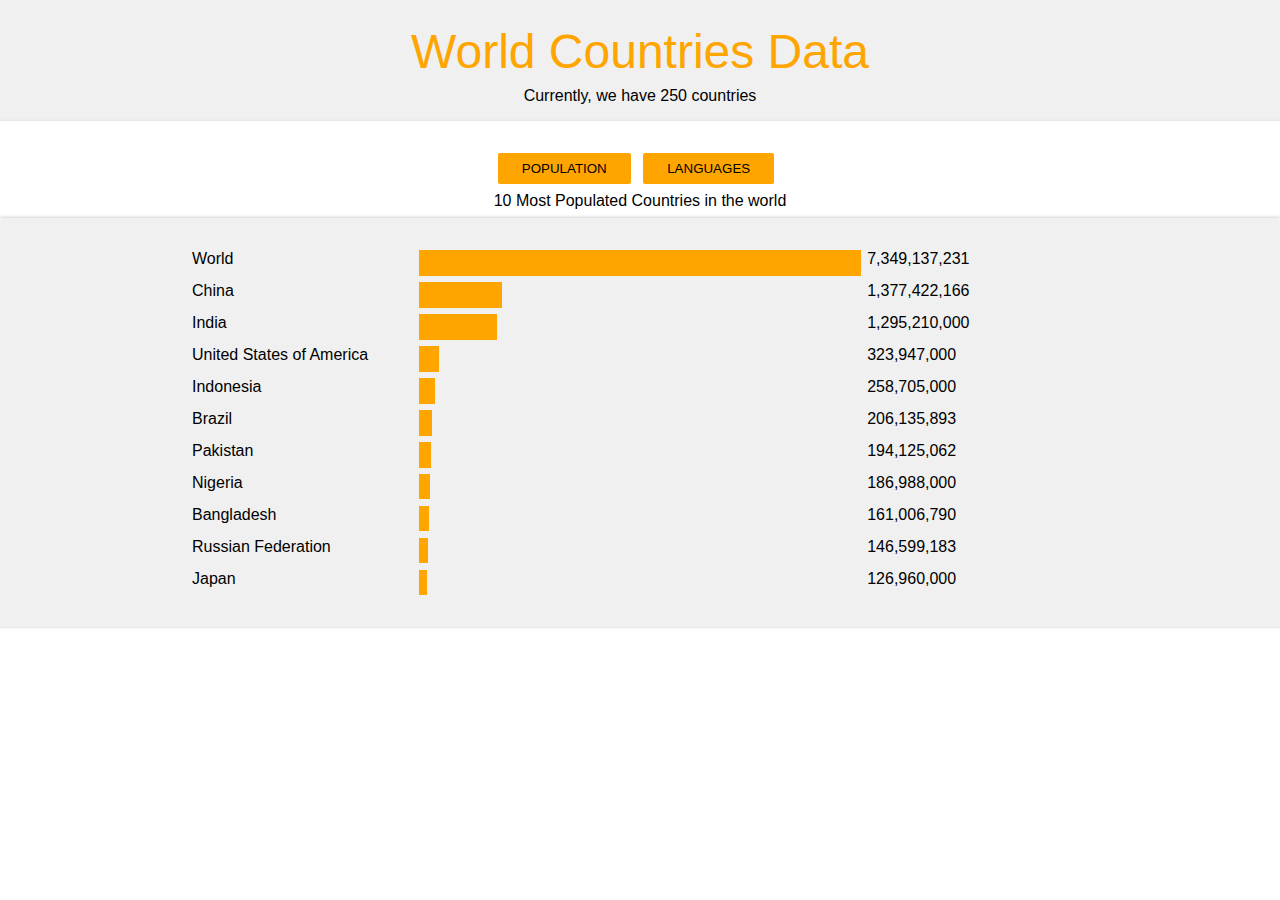
<file: Day_25/index.html>
<!DOCTYPE html>
<html lang="en">

<head>
    <meta charset="UTF-8" />
    <meta name="viewport" content="width=device-width, initial-scale=1.0" />
    <meta http-equiv="X-UA-Compatible" content="ie=edge" />
    <title>World Countries Data</title>
    <link href="https://fonts.googleapis.com/css?family=Montserrat" rel="stylesheet" />
    <link rel="stylesheet" href="./css/style.css" />
</head>

<body>
    <header id="countries">
        <h2>World Countries Data</h2>
        <p class="subtitle"></p>
        <p class="feedback"></p>
    </header>
    <main>

        <div class="wrapper">

            <div class="graph-buttons">

                <button class="population">Population</button>
                <button class="languages">Languages</button>
            </div>
            
            <h4 class="graph-title"></h4>

            <div class="graphs">
                <div class="graph-wrapper" id="stat"></div>
            </div>

        </div>
    </main>

    <script src="./data/countries_data.js"></script>
    <script src="./js/main.js"></script>

</body>

</html>
</file>
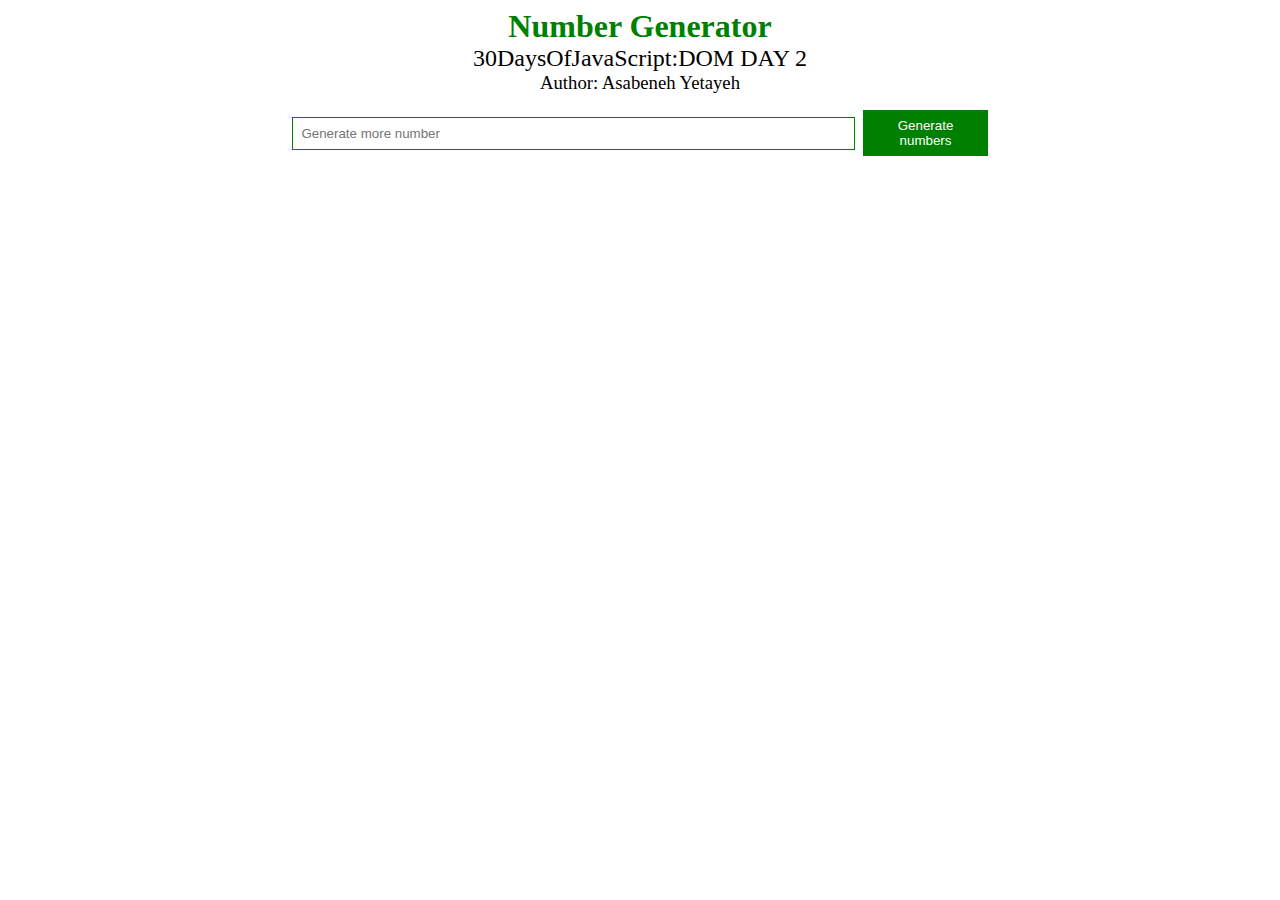
<file: Day_23/project_1/index.html>
<!DOCTYPE html>
<html>

<head>
    <title>30DaysOfJavaScript:23 Day: Number Generator </title>
</head>

<body>
    <h1>Number Generator</h1>
    <h2>30DaysOfJavaScript:DOM Day 2</h2>
    <h3>Author: Asabeneh Yetayeh</h3>
    <div class="wrapper">

    </div>


    <script src="../design/data/countries_data.js"></script>
    <script src="./scripts/main.js"></script>

</body>

</html>
</file>
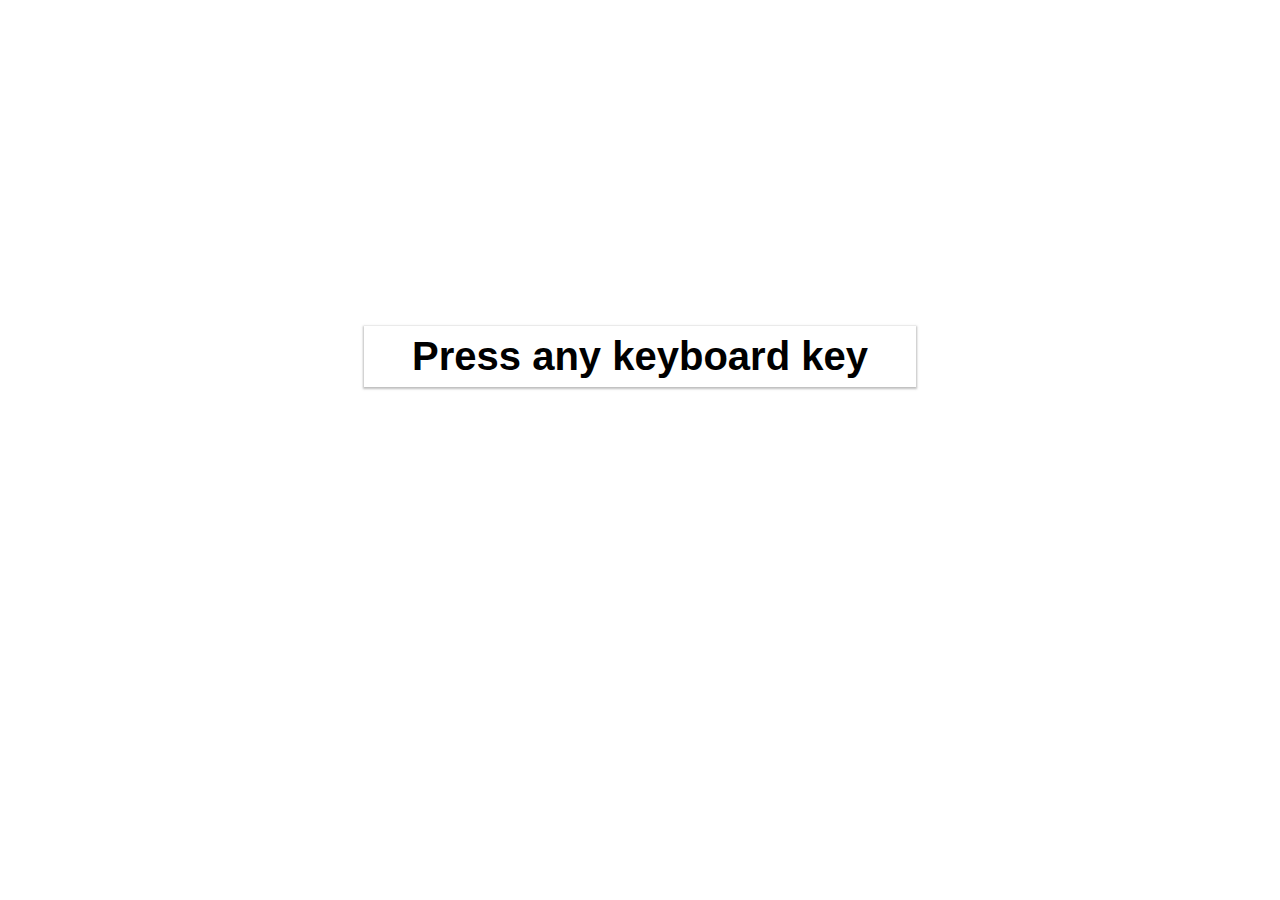
<file: Day_23/project_2/index.html>
<!DOCTYPE html>
<html>

<head>
    <title>30DaysOfJavaScript:23 Day: Keyboard Key </title>
</head>

<body>
    <script src="../design/data/countries_data.js"></script>
    <script src="./scripts/main.js"></script>
</body>

</html>
</file>
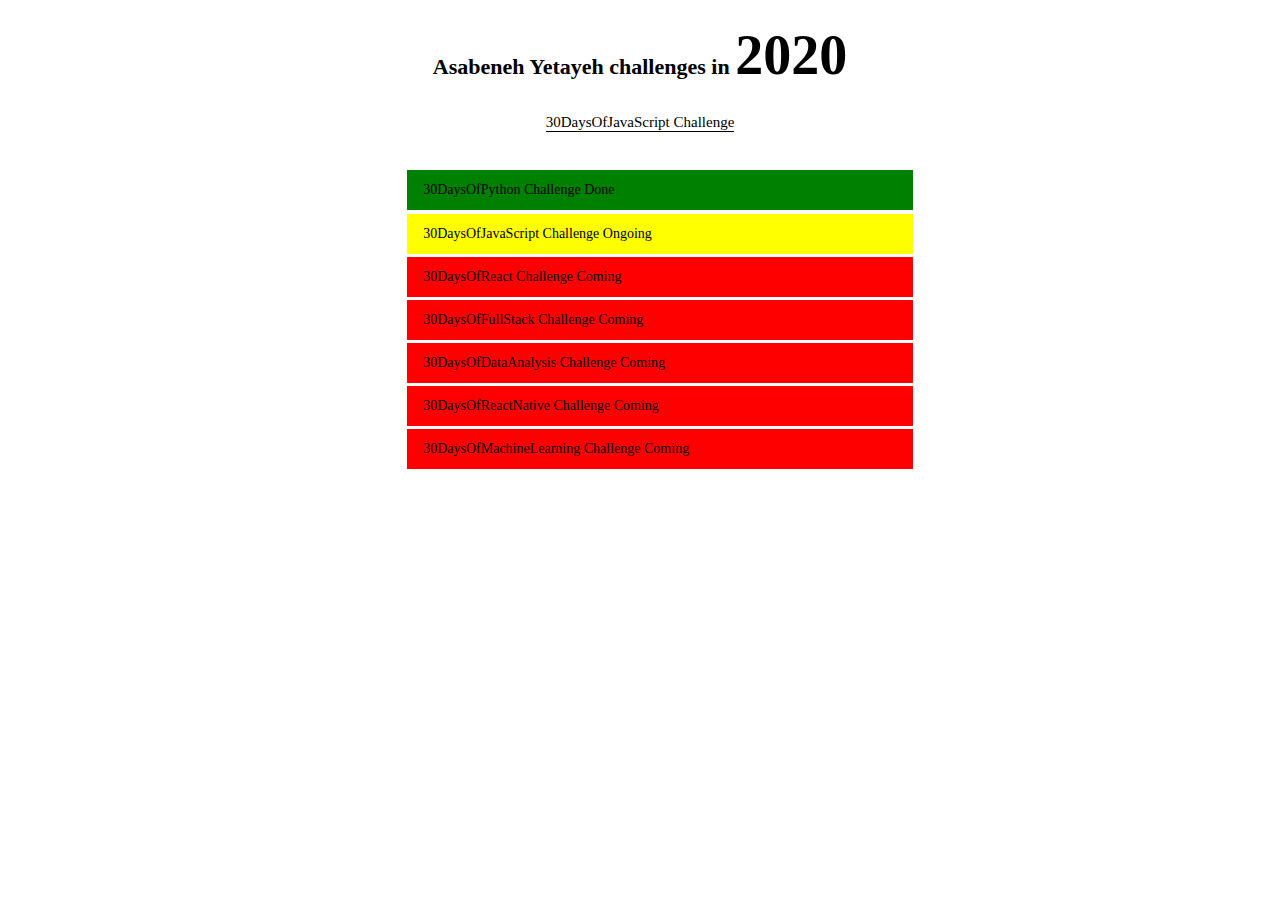
<file: 01_Day_Introduction/Dom1.html>
<!DOCTYPE html>
<html lang="en">
<head>
    <meta charset="UTF-8">
    <meta http-equiv="X-UA-Compatible" content="IE=edge">
    <meta name="viewport" content="width=device-width, initial-scale=1.0">
    <title>DOM</title>
</head>
<body>
    <div class="wrapper">
        <h1>Asabeneh Yetayeh challenges in <span>2020</span></h1>
        <h2>30DaysOfJavaScript Challenge</h2>
        <div class="time"></div>
        <ul>
            <li>30DaysOfPython Challenge Done</li>
            <li>30DaysOfJavaScript Challenge Ongoing</li>
            <li>30DaysOfReact Challenge Coming</li>
            <li>30DaysOfFullStack Challenge Coming</li>
            <li>30DaysOfDataAnalysis Challenge Coming</li>
            <li>30DaysOfReactNative Challenge Coming</li>
            <li>30DaysOfMachineLearning Challenge Coming</li>
        </ul>
    </div>
    <script src="day21_Dom.js"></script>

</body>
</html>
</file>
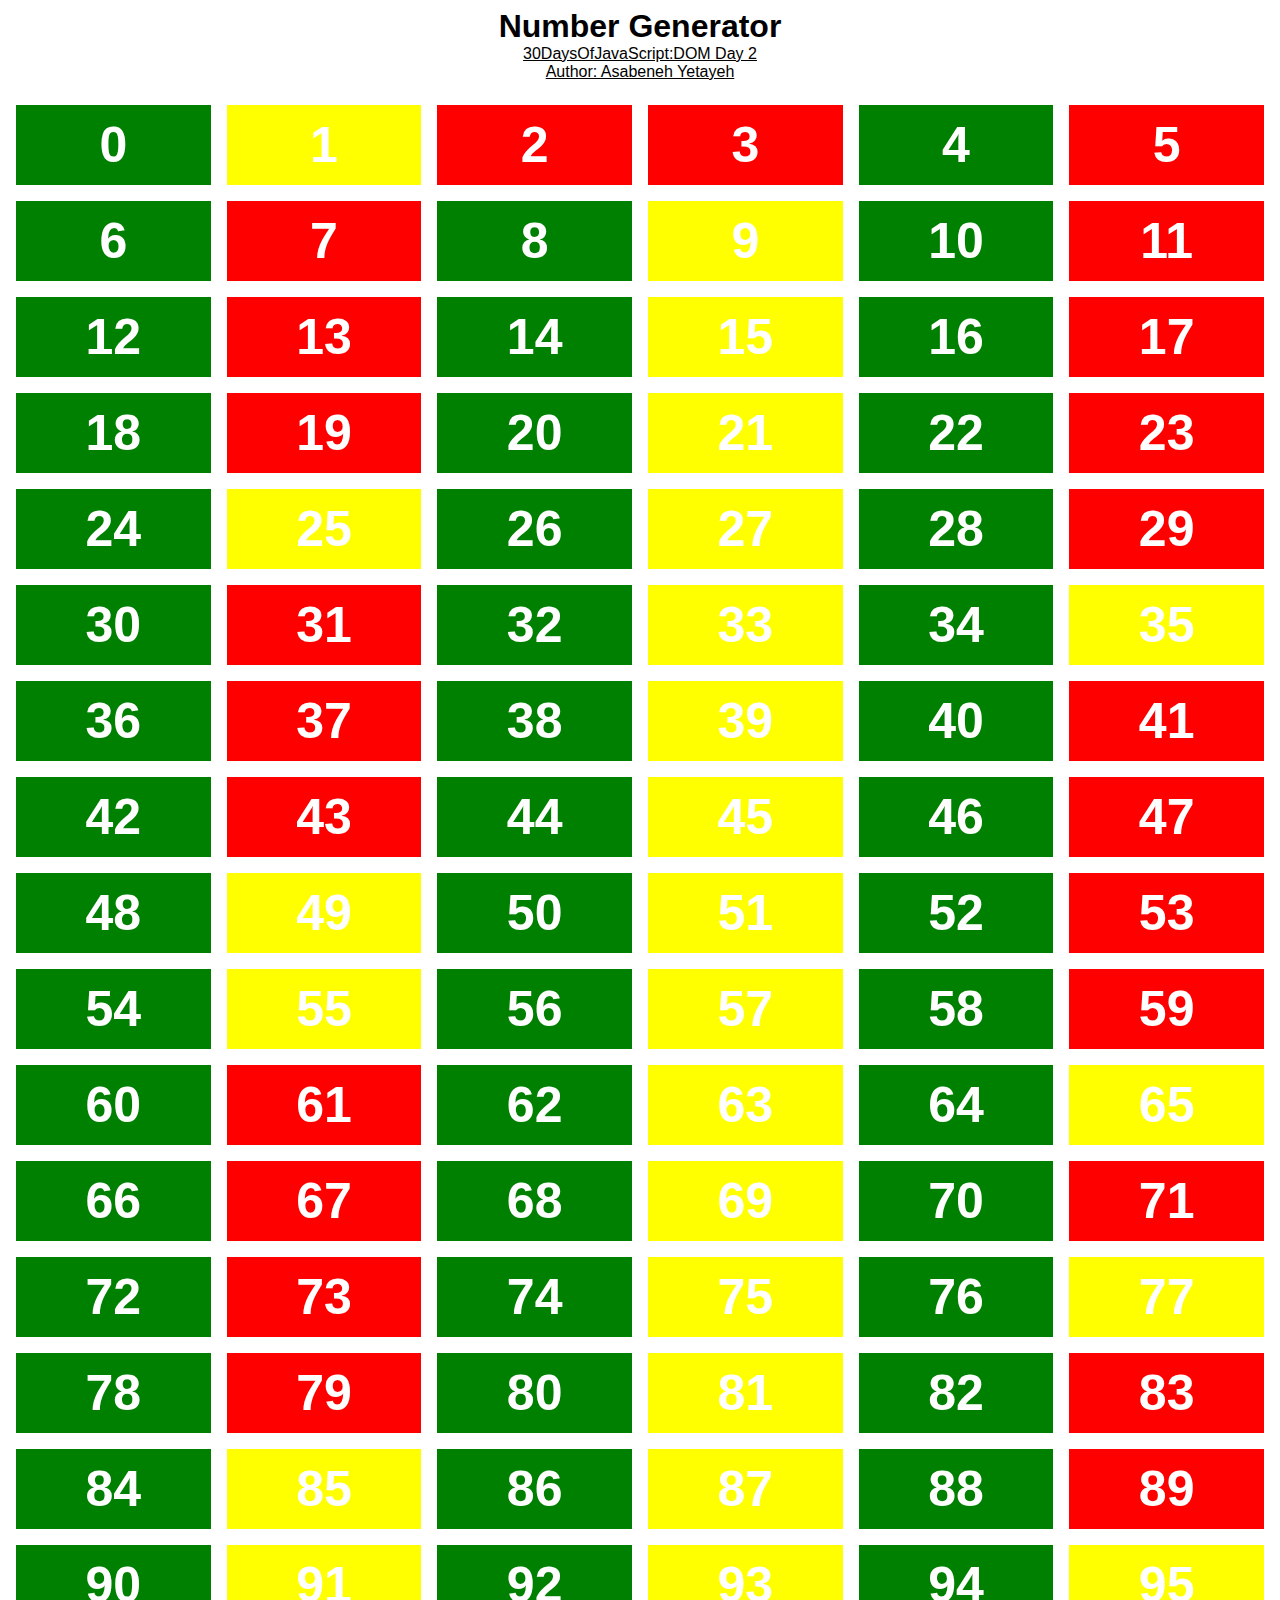
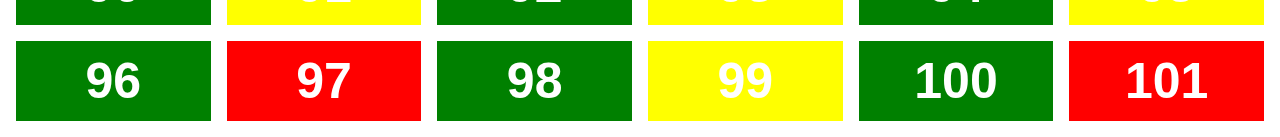
<file: 01_Day_Introduction/Dom2.html>
<!DOCTYPE html>
<html lang="en">
<head>
    <meta charset="UTF-8">
    <meta http-equiv="X-UA-Compatible" content="IE=edge">
    <meta name="viewport" content="width=device-width, initial-scale=1.0">
    <title>DOM</title>
</head>
<body>
    <script src="countries.js"></script>
    <!-- <script src="day22_Dom  Exercise 3.js"></script> -->
    <!-- <script src="day22_Dom  Exercise 3 _data.js"></script> -->
    <script src="day22_Dom Exercise 1.js"></script>
</body>
</html>
</file>
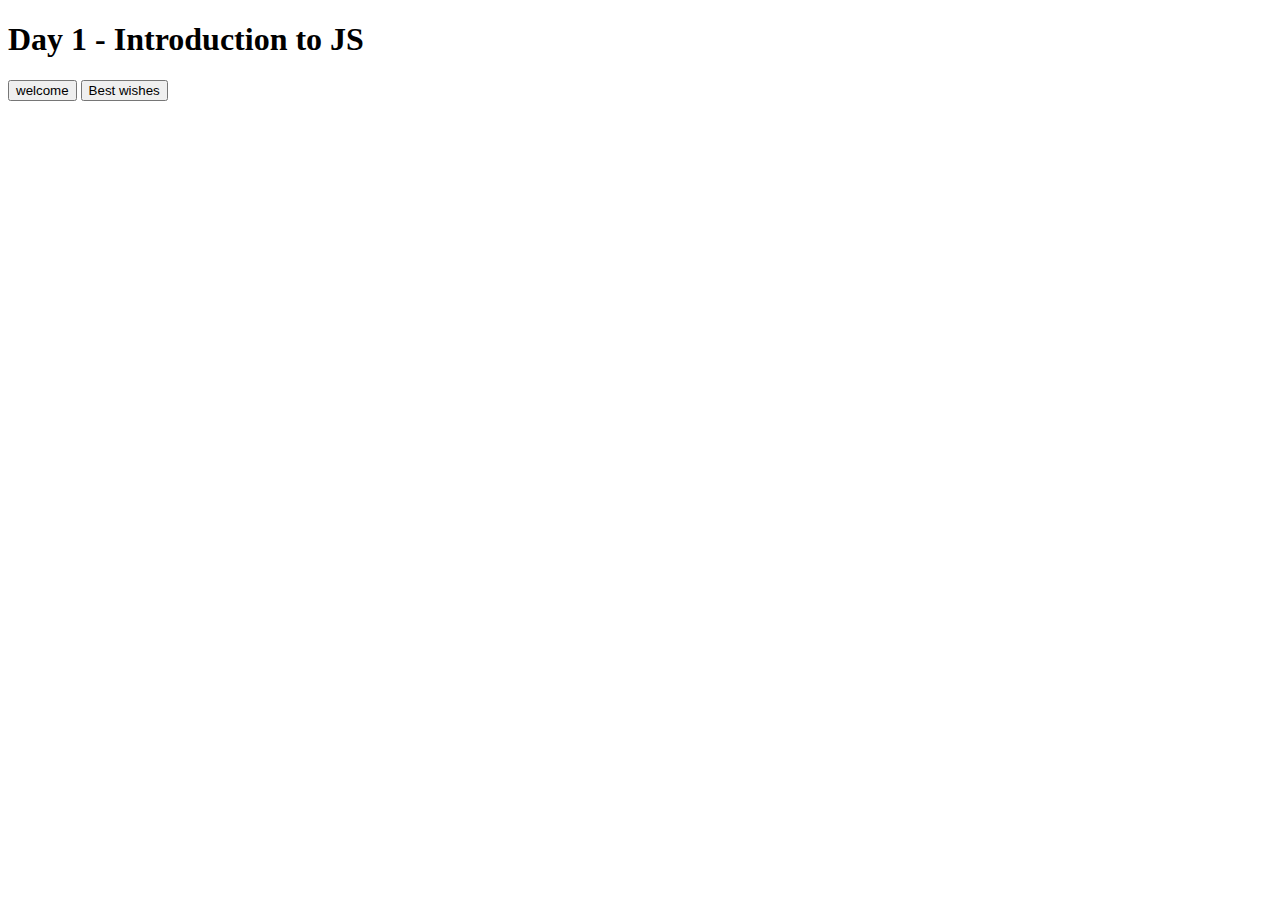
<file: 01_Day_Introduction/indexjs.html>
<!DOCTYPE html>
<html lang="en">
<head>
    <meta charset="UTF-8">
    <meta http-equiv="X-UA-Compatible" content="IE=edge">
    <meta name="viewport" content="width=device-width, initial-scale=1.0">
    <title>Day 1 - Introduction</title>
</head>
<body>
<h1>Day 1 - Introduction to JS</h1>
<button onclick="console.log('welcome to 30Days of JS')">welcome</button>
<button onclick="alert('Best wishes')">Best wishes</button>
    <!-- <script src="main.js"></script>
    <script src="countries.js"></script>
    <script src="web_tech.js"></script> 
    <script src="Exercises.js"></script>
    <script src="hof.js"></script>
    <script src="day10_Set and Map.js"></script>
    <script src="day11_destructuring.js"></script>
    <script src="day12_regularExpression.js"></script>
    <script src="day15_Class.js"></script>
    <script src="day16_Json.js"></script>
    <script src="day17_WebStorage.js"></script>
     <script src="day18_Promise.js"></script>
     <script src="day19_Closure.js"></script>  
--> 
    <!-- <script src="countries_data.js"></script> -->
    
</body>
</html>
</file>
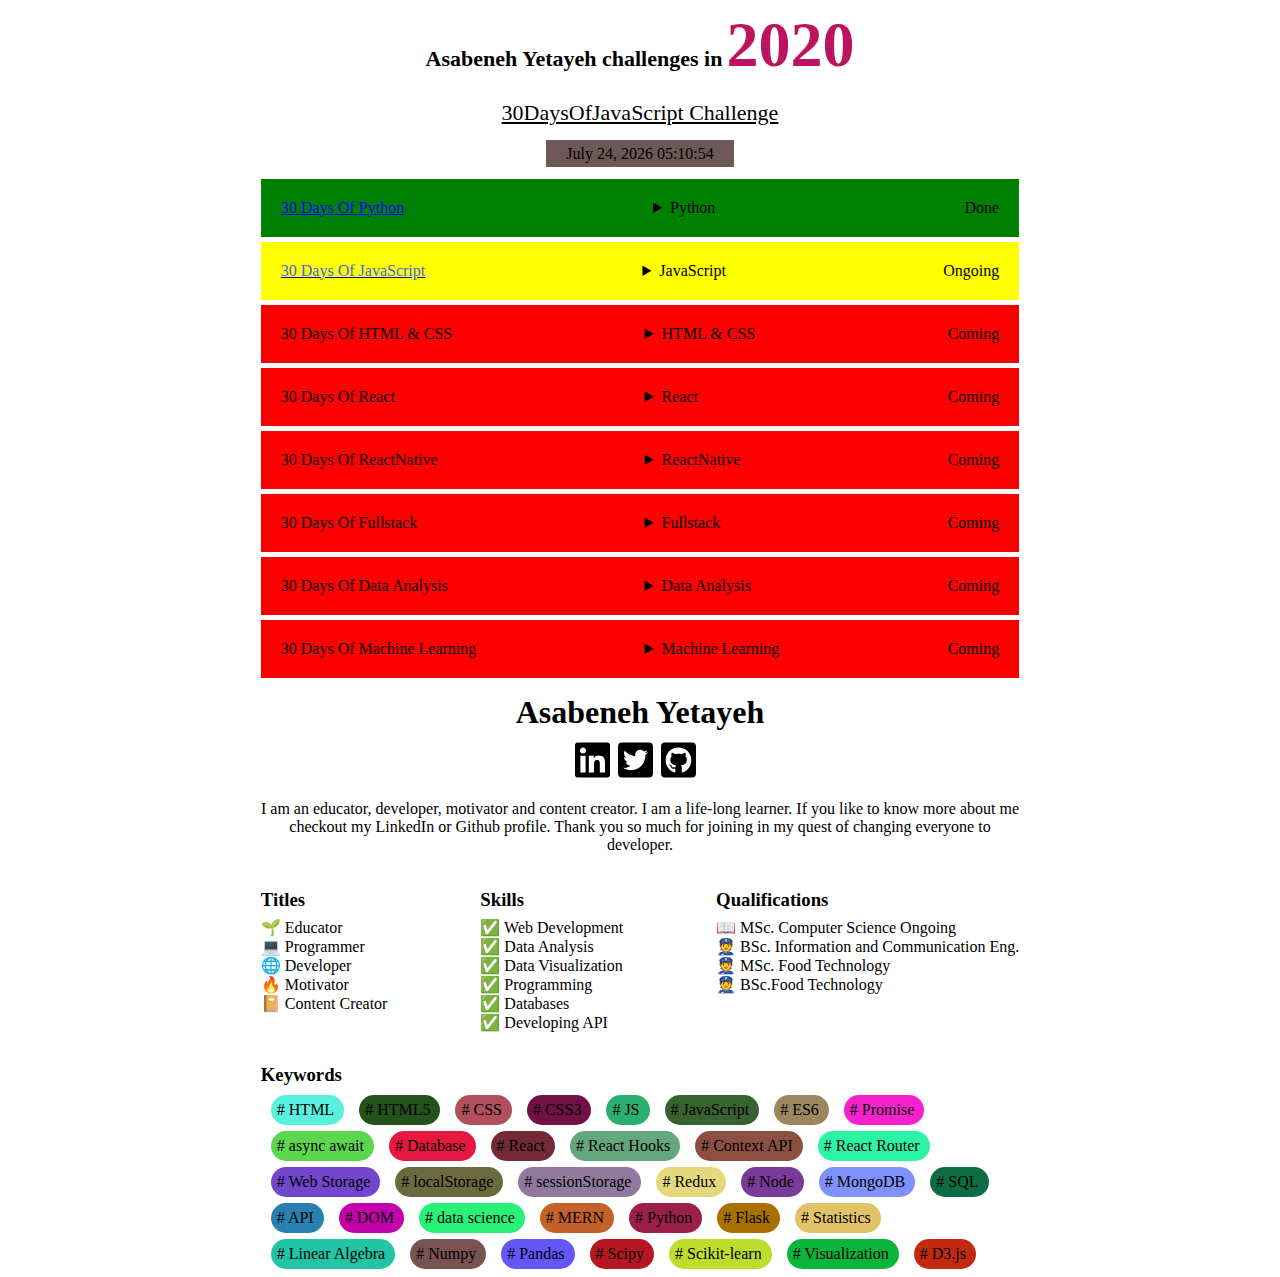
<file: day_22/Dom2.html>
<!DOCTYPE html>
<html lang="en">

<head>
    <meta charset="UTF-8">
    <meta http-equiv="X-UA-Compatible" content="IE=edge">
    <meta name="viewport" content="width=device-width, initial-scale=1.0">
    <title>DOM</title>
</head>

<body>

    <script type="module" src="day22_Dom  Exercise 3.js"></script>

</body>

</html>
</file>
<file: Day_25/css/style.css>
body,html{
    margin: 0;
    padding: 0;
    font-family: -apple-system, BlinkMacSystemFont, 'Segoe UI', Roboto, Oxygen, Ubuntu, Cantarell, 'Open Sans', 'Helvetica Neue', sans-serif;
}

/* #f0f0f0 */

#countries{
    text-align: center;
    background: #f0f0f0;
    padding: 1rem;
}

h2{
    color: orange;
    font-size: 3rem;
    margin: 0.5rem;
    font-weight: 400;
}

p{
    display: inline;
    font-weight: 400;
    /* padding-bottom: 2rem; */
}

.wrapper{
    display: grid;
    box-shadow: 0px 0px 3px #d8d8d8;
}

h4{
    text-align: center;
    margin: 0.5rem 0;
    font-weight: 400;
}

button{
    background-color: orange;
    border: none;
    outline: none;
    padding: 0.5rem 1.5rem;
    margin-right: 0.5rem;
    border-radius: 2px;
    text-transform: uppercase;
}

.graph-buttons{
    text-align: center;
    padding-top: 2rem
}

.graphs{
 background: #f0f0f0;
 padding: 2rem 0;
 display: grid;
 margin-top: 0;
 box-shadow: 0px -1px 3px 0px #d6d4d4
}

.graph-wrapper{
    margin: auto;
    width: 70%;
    display: grid;
    grid-template-columns: 0.5fr 1fr 0.5fr;
    grid-gap: 0.4rem;
}

.range{
height: 1.6rem;
background: orange;
}
</file>
